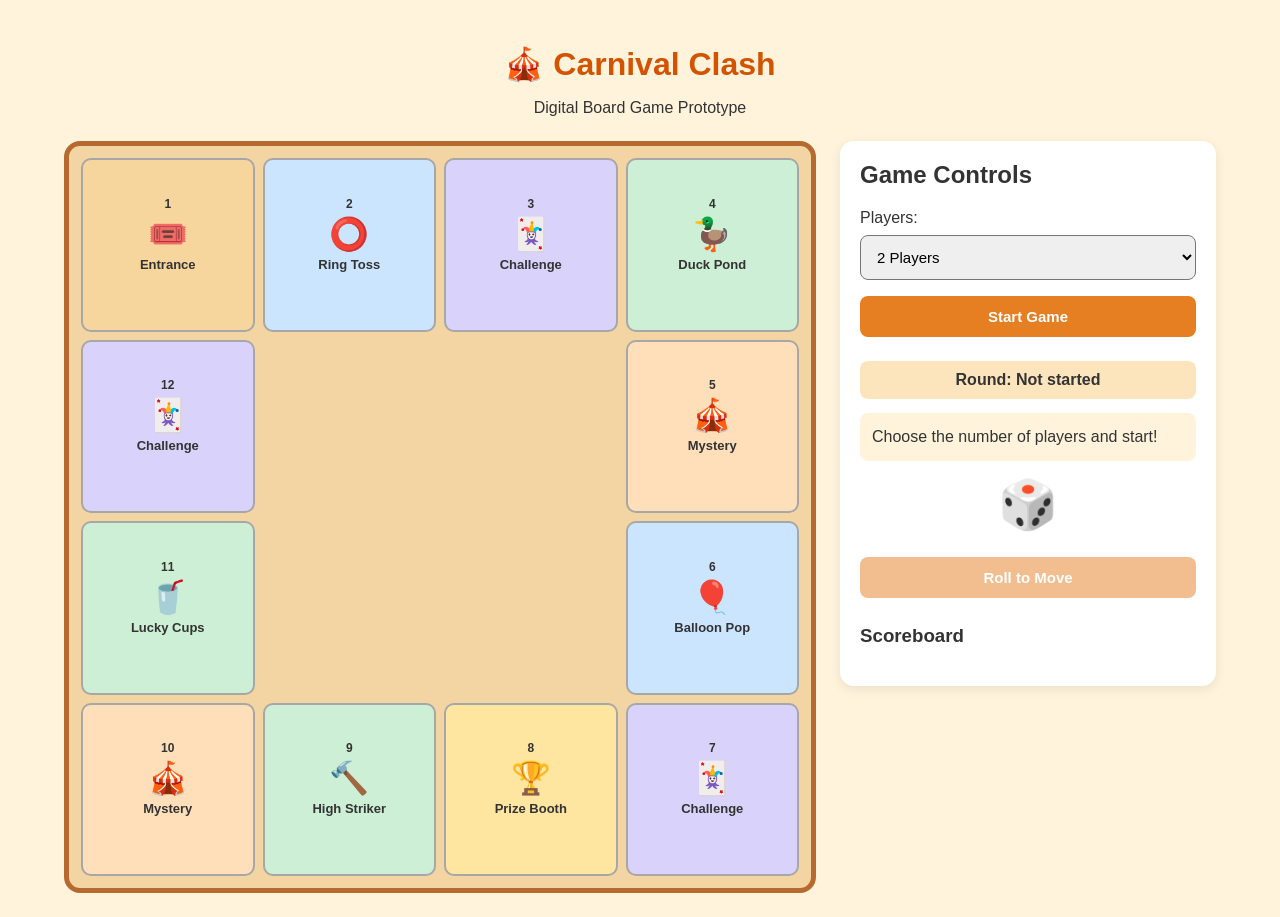
<file: index.html>
<!DOCTYPE html>
<html lang="en">
<head>
  <meta charset="UTF-8">
  <meta name="viewport" content="width=device-width, initial-scale=1.0">
  <title>Carnival Clash</title>
  <link rel="stylesheet" href="style.css">
  <script src="cards.js" defer></script>
  <script src="game.js" defer></script>
</head>
<body>
  <main class="game-container">
    <header>
      <h1>🎪 Carnival Clash</h1>
      <p>Digital Board Game Prototype</p>
    </header>

    <section class="game-layout">
      <div id="board" class="board"></div>

      <aside class="game-panel">
        <h2>Game Controls</h2>

        <label for="player-count">Players:</label>
        <select id="player-count">
          <option value="2">2 Players</option>
          <option value="3">3 Players</option>
          <option value="4">4 Players</option>
        </select>

        <button id="start-button">Start Game</button>

        <div id="round-display">
          Round: Not started
        </div>

        <div id="game-status" aria-live="polite">
          Choose the number of players and start!
        </div>

        <div id="dice-display">🎲</div>

        <button id="roll-button" disabled>
          Roll to Move
        </button>

        <div id="action-panel" aria-live="polite"></div>

        <h3>Scoreboard</h3>
        <div id="scoreboard"></div>
      </aside>
    </section>
  </main>
</body>
</html>
</file>
<file: style.css>
* {
  box-sizing: border-box;
}

body {
  margin: 0;
  font-family: Arial, sans-serif;
  background: #fff3dc;
  color: #333;
}

.game-container {
  max-width: 1200px;
  margin: auto;
  padding: 24px;
}

header {
  text-align: center;
  margin-bottom: 24px;
}

h1 {
  color: #d35400;
  margin-bottom: 6px;
}

.game-layout {
  display: grid;
  grid-template-columns: minmax(0, 2fr) minmax(260px, 1fr);
  gap: 24px;
  align-items: start;
}

.board {
  display: grid;
  grid-template-columns: repeat(4, minmax(0, 1fr));
  gap: 8px;
  padding: 12px;
  background: #f3d5a3;
  border: 5px solid #b66a30;
  border-radius: 16px;
}

.space {
  aspect-ratio: 1;
  border: 2px solid #a7a7a7;
  border-radius: 10px;
  display: flex;
  flex-direction: column;
  align-items: center;
  justify-content: center;
  text-align: center;
  padding: 5px;
  gap: 4px;
  min-width: 0;
}

.space-number {
  font-size: 12px;
  font-weight: bold;
}

.space-icon {
  font-size: clamp(18px, 3vw, 32px);
}

.space-name {
  font-size: clamp(9px, 1.2vw, 13px);
  font-weight: bold;
}

.empty-space {
  background: transparent;
}

.pawns {
  display: flex;
  justify-content: center;
  flex-wrap: wrap;
  gap: 4px;
  min-height: 18px;
}

.pawn {
  width: 15px;
  height: 15px;
  border: 2px solid white;
  border-radius: 50%;
  box-shadow: 0 1px 3px #555;
}

.game-panel {
  background: white;
  padding: 20px;
  border-radius: 14px;
  box-shadow: 0 3px 12px #00000015;
}

.game-panel h2 {
  margin-top: 0;
}

select,
button {
  width: 100%;
  padding: 12px;
  margin: 8px 0;
  border-radius: 8px;
  font-size: 15px;
}

button {
  border: none;
  background: #e67e22;
  color: white;
  font-weight: bold;
  cursor: pointer;
}

button:hover:not(:disabled) {
  background: #ca6f1e;
}

button:disabled {
  opacity: 0.5;
  cursor: not-allowed;
}

#round-display {
  margin-top: 16px;
  padding: 10px;
  background: #fce5bc;
  border-radius: 8px;
  text-align: center;
  font-weight: bold;
}

#game-status {
  margin-top: 14px;
  padding: 12px;
  background: #fff3dc;
  border-radius: 8px;
  line-height: 1.5;
}

#dice-display {
  text-align: center;
  font-size: 48px;
  margin: 16px 0;
}

#action-panel {
  margin-top: 16px;
}

#action-panel:empty {
  display: none;
}

#action-panel h3 {
  color: #b65b18;
  margin-bottom: 8px;
}

#action-panel p {
  line-height: 1.5;
}

#action-panel button {
  background: #287e75;
}

#action-panel button:hover {
  background: #20675f;
}

.score-row {
  display: flex;
  justify-content: space-between;
  padding: 10px;
  border-bottom: 1px solid #ddd;
}

@media (max-width: 750px) {
  .game-layout {
    grid-template-columns: 1fr;
  }

  .game-container {
    padding: 12px;
  }

  .board {
    gap: 4px;
    padding: 6px;
  }
}
</file>
